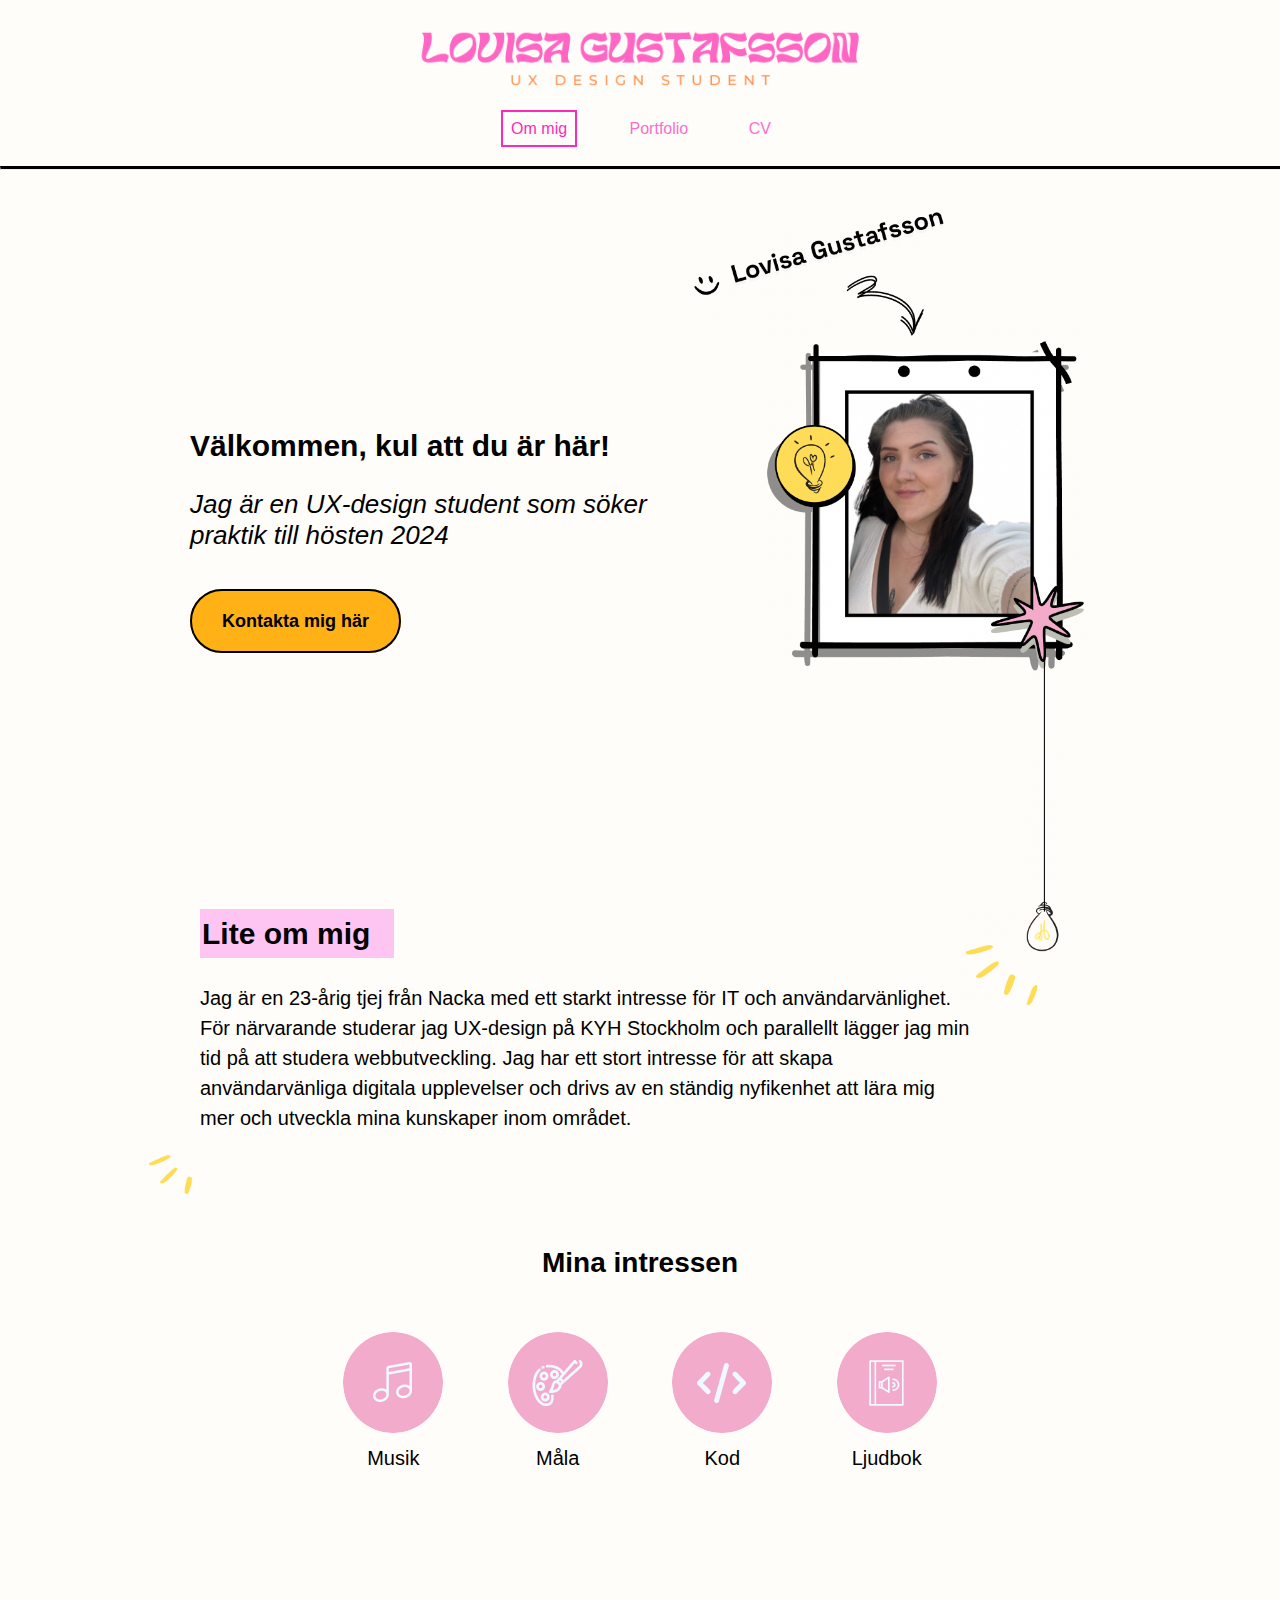
<file: index.html>
<!DOCTYPE html>
<html lang="sv">
<head>
  <meta charset="UTF-8">
  <meta name="viewport" content="width=device-width, initial-scale=1.0">
  <title>OM MIG</title>
  <link rel="stylesheet" href="style.css">
</head>
<body>
  <div class="logoname">
    <img src="2.png" alt="Logotyp">
</div>
  <!-- Övriga header-element -->
  <nav>
    <ul>
      <li><a href="index.html" class="current-page">Om mig</a></li>
      <li><a href="portfolio.html">Portfolio</a></li>
      <li><a href="cv.html">CV</a></li>
    </ul>
  </nav> 
  <hr>

  <!-- About Section -->
  <section class="containerabout">
    <div class="text-container">
      <h1>Välkommen, kul att du är här!</h1>
      <p>Jag är en UX-design student som söker praktik till hösten 2024</p>
      <a href="kontakt.html" class="button-link">Kontakta mig här</a>
    </div>
    <img src="profile.png" alt="Bildbeskrivning">
  </section>

  <!-- About Me Section -->
  <section class="aboutme">
    <img src="gulicon.png" alt="gul icon">
    <div class="text1-container">
      <h2>Lite om mig</h2>
      <p>Jag är en 23-årig tjej från Nacka med ett starkt intresse för IT och användarvänlighet. För närvarande studerar jag UX-design på KYH Stockholm och parallellt lägger jag min tid på att studera webbutveckling. Jag har ett stort intresse för att skapa användarvänliga digitala upplevelser och drivs av en ständig nyfikenhet att lära mig mer och utveckla mina kunskaper inom området.</p>
    </div>
  </section>
  <section class="intresse">
      <h2>Mina intressen</h2>
      <div class="circle">
        <img src="music.png" alt="Music Icon">
        <p>Musik</p>
      </div>
      <div class="circle">
        <img src="paint.png" alt="Paint Icon">
        <p>Måla</p>
      </div>
      <div class="circle">
        <img src="code.png" alt="Code Icon">
        <p>Kod</p>
      </div>
      <div class="circle">
        <img src="audiobook.png" alt="Audiobook Icon">
        <p>Ljudbok</p>
      </div>
      
  </section>
</body>
</html>
</file>
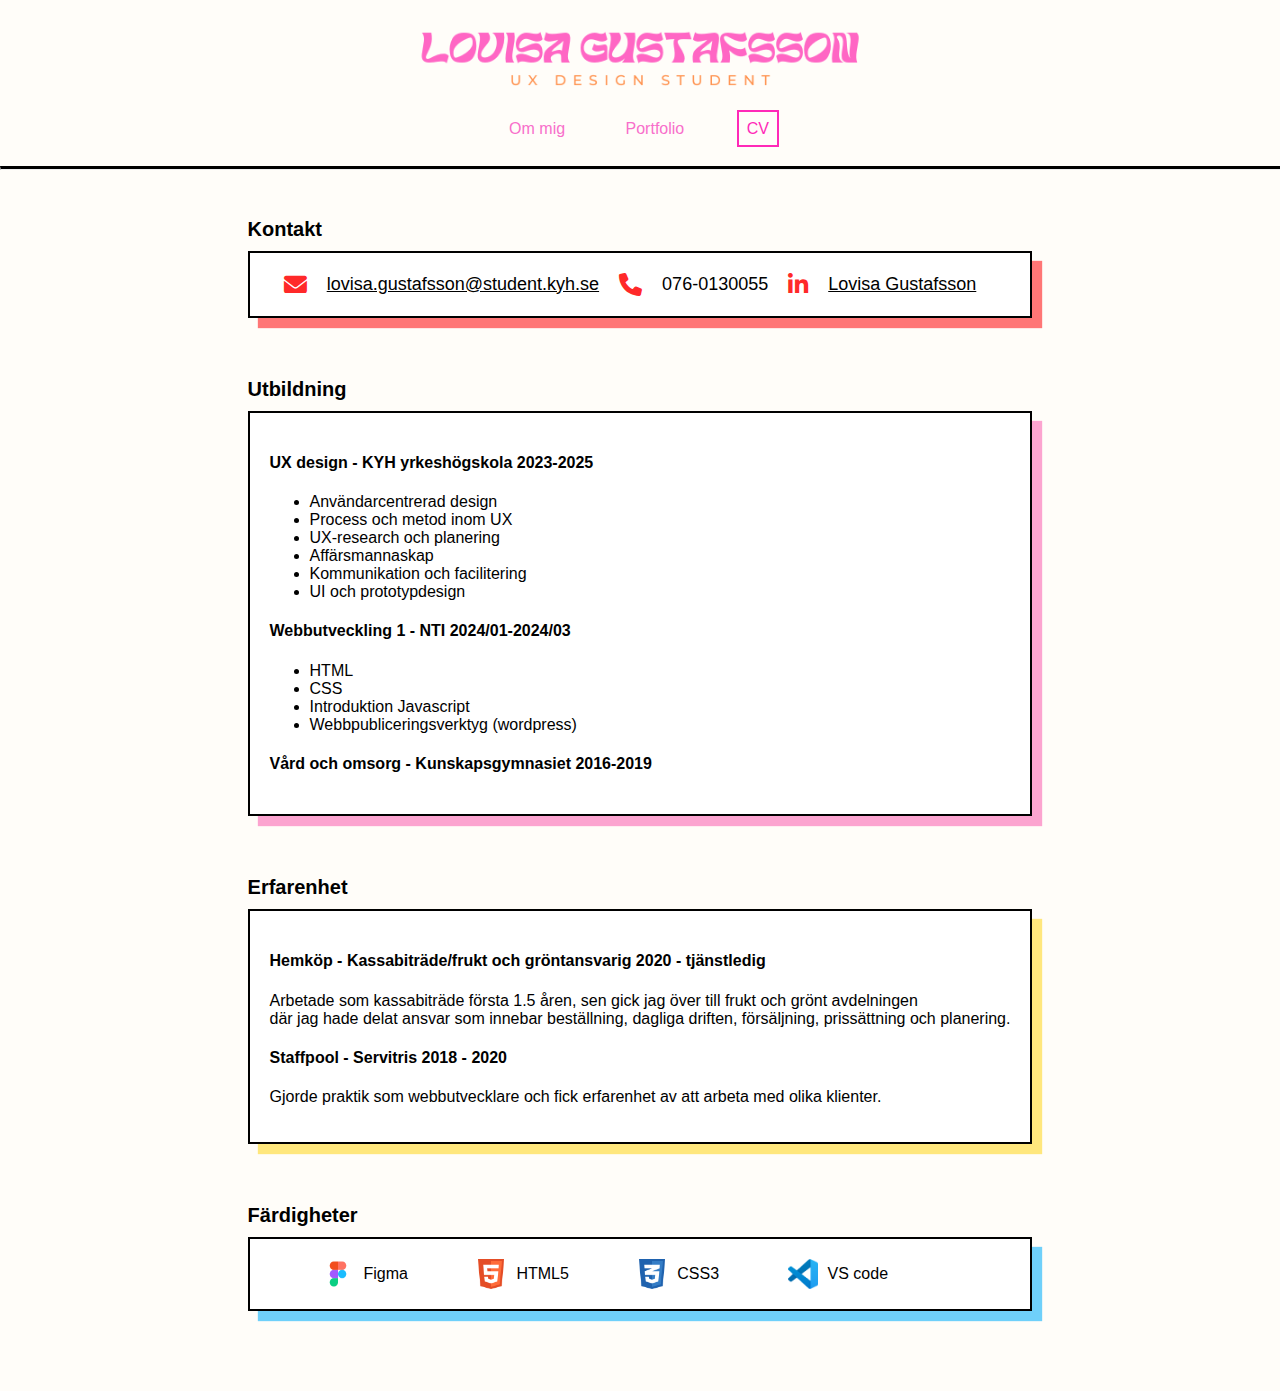
<file: cv.html>
<!DOCTYPE html>
<html lang="sv">
<head>
  <meta charset="UTF-8">
  <meta name="viewport" content="width=device-width, initial-scale=1.0">
  <title>MITT CV</title>
  <link rel="stylesheet" href="style.css">
  <link rel="stylesheet" href="https://cdnjs.cloudflare.com/ajax/libs/font-awesome/6.0.0-beta3/css/all.min.css">
</head>
<body>
    <div class="logoname">
    <img src="2.png" alt="Logotyp">
</div>
<!-- Övriga header-element -->
<nav>
    <ul>
        <li><a href="index.html">Om mig</a></li>
        <li><a href="portfolio.html">Portfolio</a></li>
        <li><a href="cv.html" class="current-page">CV</a></li>
    </ul>
</nav> 
<hr>

<div class="container">
    <header>
      <section class="contact">
        <h3>Kontakt</h3>
        <div class="contact-box">

            <i class="fas fa-envelope contact-info"></i>  <a href="mailto:lovisa.gustafsson@student.kyh.se" class="contact-info">lovisa.gustafsson@student.kyh.se</a>
            <i class="fas fa-phone contact-info"></i>  <span class="contact-info">076-0130055</span>
            <i class="fa-brands fa-linkedin-in contact-info"></i> <a href="https://www.linkedin.com/in/lovisa-gustafsson-616101175?utm_source=share&utm_campaign=share_via&utm_content=profile&utm_medium=ios_app" class="contact-info">Lovisa Gustafsson</a>
            
    </div>
    </section>
    </header>
  
    <section class="education">
        <h3>Utbildning</h3>
        <div class="education-box">
              <h4>UX design - KYH yrkeshögskola 2023-2025</h4>
              <ul>
                <li>Användarcentrerad design</li>
                <li>Process och metod inom UX</li>
                <li>UX-research och planering</li>
                <li>Affärsmannaskap</li>
                <li>Kommunikation och facilitering</li>
                <li>UI och prototypdesign</li>
              </ul>
              <h4>Webbutveckling 1 - NTI 2024/01-2024/03</h4>
              <ul>
                <li>HTML</li>
                <li>CSS</li>
                <li>Introduktion Javascript</li>
                <li>Webbpubliceringsverktyg (wordpress)</li>
              </ul>
              <h4>Vård och omsorg - Kunskapsgymnasiet 2016-2019</h4>
        </div>
      </section>
      
  
    <section class="experience">
      <h3>Erfarenhet</h3>
      <div class="experience-box">
      <article>
        <h4> Hemköp - Kassabiträde/frukt och gröntansvarig 2020 - tjänstledig</h4>
        <p>Arbetade som kassabiträde första 1.5 åren, sen gick jag över till frukt och grönt avdelningen <br>
        där jag hade delat ansvar som innebar beställning, dagliga driften, försäljning, prissättning och planering.</p>
      </article>
      <article>
        <h4>Staffpool - Servitris 2018 - 2020</h4>
        <p>Gjorde praktik som webbutvecklare och fick erfarenhet av att arbeta med olika klienter.</p>
      </article>
    </div>
    </section>
    <section class="skills">
      <h3>Färdigheter</h3>
      <div class="skills-box">
        <div class="skill-item">
            <img src="figma.png" alt="Logo 1" class="logo">
            <p>Figma</p>
        </div>
        <div class="skill-item">
            <img src="html.png" alt="Logo 2" class="logo">
            <p>HTML5</p>
        </div>
        <div class="skill-item">
            <img src="css1.png" alt="Logo 3" class="logo">
            <p>CSS3</p>
        </div>
        <div class="skill-item">
            <img src="vscode 2.png" alt="Logo 4" class="logo">
            <p>VS code</p>
        </div>
</section>
  </body>
  </html>

</div>
</body>
</html>
</file>
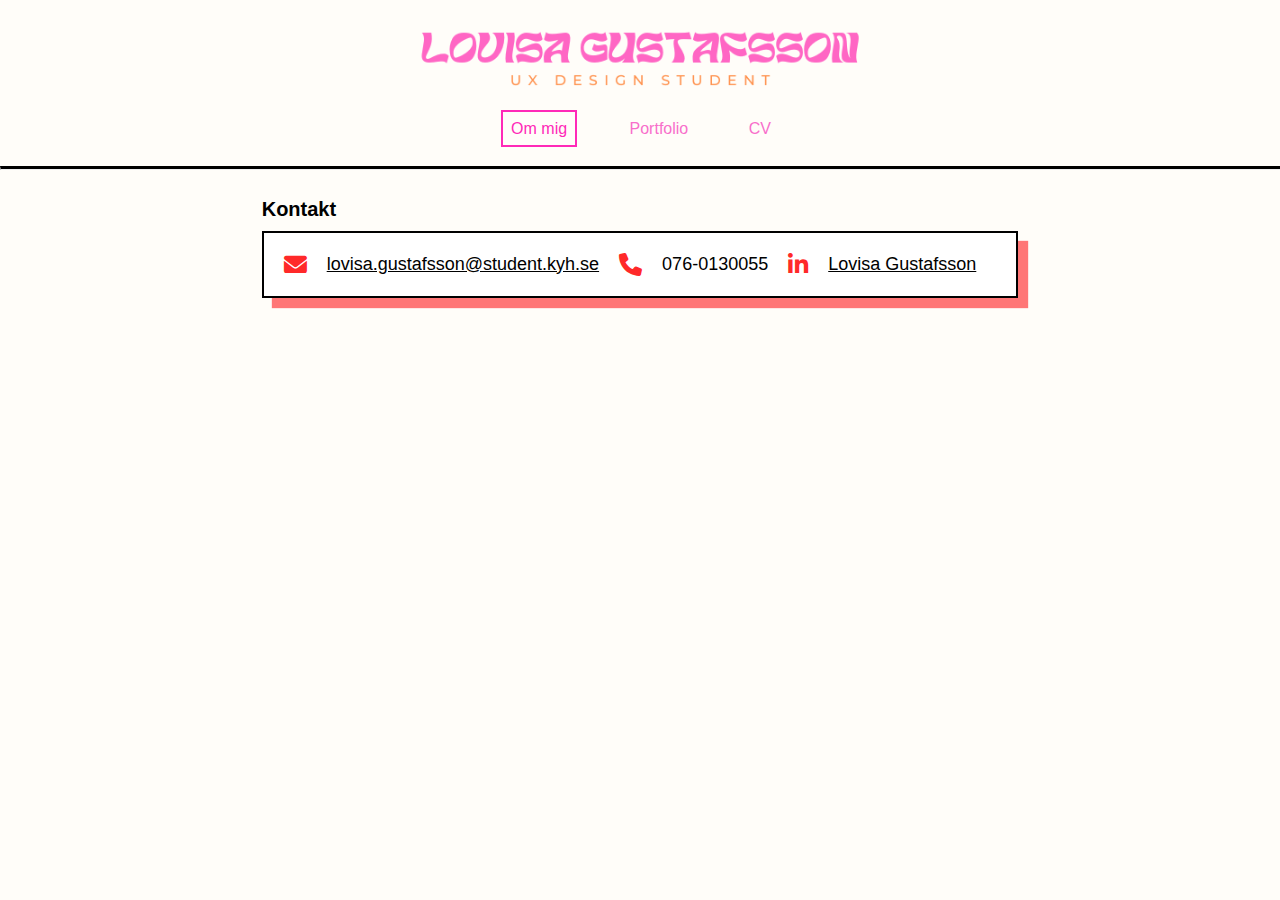
<file: kontakt.html>
<!DOCTYPE html>
<html lang="sv">
<head>
  <meta charset="UTF-8">
  <meta name="viewport" content="width=device-width, initial-scale=1.0">
  <title>OM MIG</title>
  <link rel="stylesheet" href="style.css">
  <link rel="stylesheet" href="https://cdnjs.cloudflare.com/ajax/libs/font-awesome/6.0.0-beta3/css/all.min.css">
</head>
<body>
    <div class="logoname">
        <img src="2.png" alt="Logotyp">
    </div>
<!-- Övriga header-element -->
<nav>
    <ul>
        <li><a href="index.html" class="current-page">Om mig</a></li>
        <li><a href="portfolio.html">Portfolio</a></li>
        <li><a href="cv.html">CV</a></li>
       
    </ul>
</nav> 
<hr>
<section class="contact">
    <h3>Kontakt</h3>
    <div class="contact-box">

        <i class="fas fa-envelope contact-info"></i>  <a href="mailto:lovisa.gustafsson@student.kyh.se" class="contact-info">lovisa.gustafsson@student.kyh.se</a>
        <i class="fas fa-phone contact-info"></i>  <span class="contact-info">076-0130055</span>
        <i class="fa-brands fa-linkedin-in contact-info"></i> <a href="https://www.linkedin.com/in/lovisa-gustafsson-616101175?utm_source=share&utm_campaign=share_via&utm_content=profile&utm_medium=ios_app" class="contact-info"> Lovisa Gustafsson</a>
        
</div>
</section>
</header>

</body>
</html>
</file>
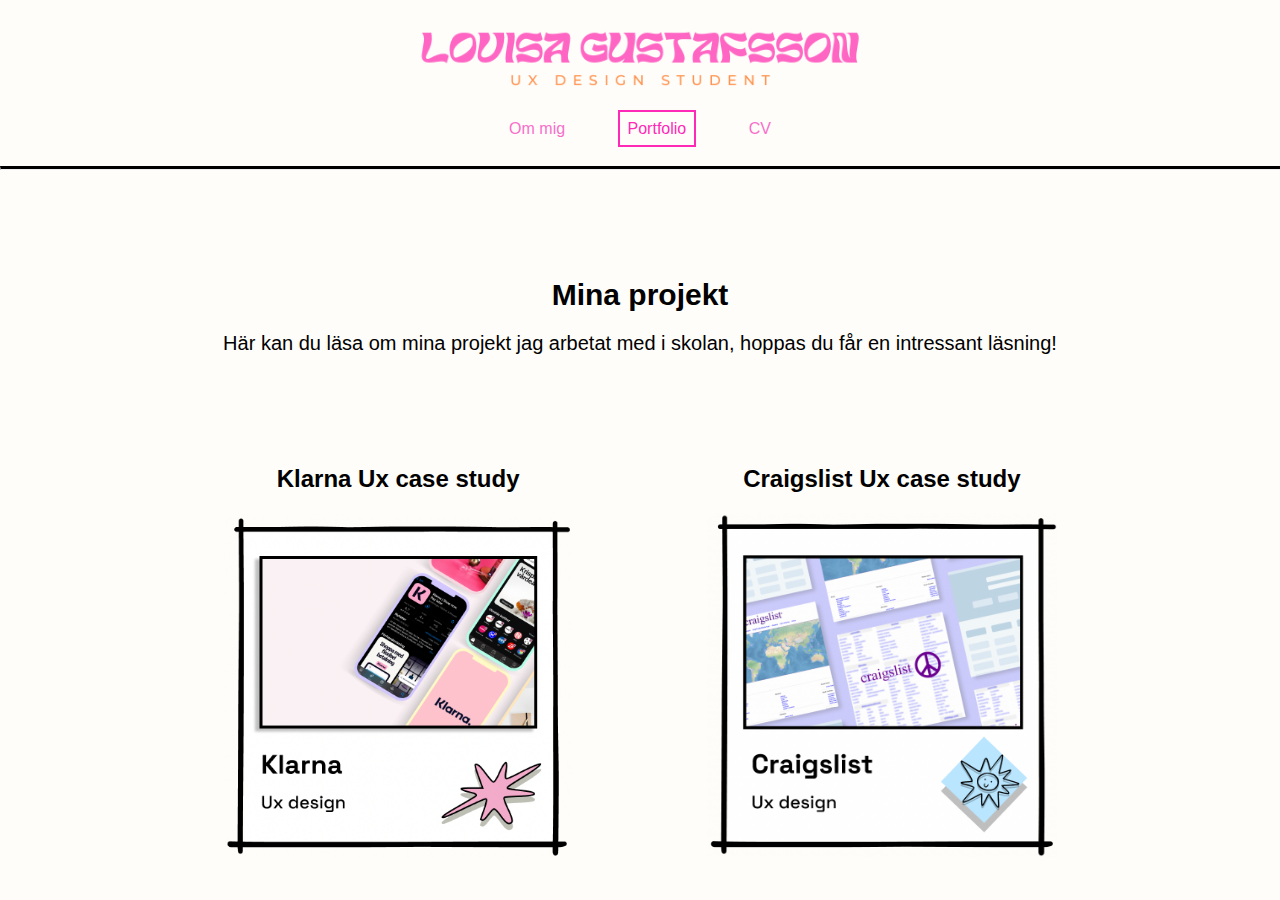
<file: portfolio.html>
<!DOCTYPE html>
<html lang="sv">
<head>
  <meta charset="UTF-8">
  <meta name="viewport" content="width=device-width, initial-scale=1.0">
  <title>OM MIG</title>
  <link rel="stylesheet" href="style.css">
</head>
<body>
    <div class="logoname">
        <img src="2.png" alt="Logotyp">
    </div>
  <!-- Övriga header-element -->
  <nav>
    <ul>
      <li><a href="index.html">Om mig</a></li>
      <li><a href="portfolio.html" class="current-page">Portfolio</a></li>
      <li><a href="cv.html">CV</a></li>
    </ul>
  </nav> 
  <hr>
  <section class="portfolio">
  <h1> Mina projekt</h1>
  <p>Här kan du läsa om mina projekt jag arbetat
 med i skolan, hoppas du får en intressant läsning! </p>

 <div class="project-container">
    <div class="project1">
        <h2>Klarna Ux case study</h2>
        <a href="klarna1.pdf" target="_blank">
            <img src="cvklarna.png" alt="Projekt 1">
        </a>
    </div>
    <div class="project2">
        <h2>Craigslist Ux case study</h2>
        <a href="cl1.pdf" target="_blank">
            <img src="cl2.png" alt="Projekt 2">
        </a>
    </div>
</div>

</div>
</section>
</body>
</html>
</file>
<file: style.css>
/* Body styling */
body {
    background-color: rgb(255, 253, 249); /* Bakgrundsfärg för hela sidan */
    background-size: cover; /* Täcker hela sidan med bakgrundsbilden */
    margin: 0; /* Eliminerar standardmarginaler för body-elementet */
    overflow: auto; /* Lägg till scrollbar vid behov */
    display: flex; /* Gör body till en flex-container */
    flex-direction: column; /* Lägg till flex-direction: column för att placera element i en kolumn */
    align-items: center; /* Centrerar innehållet vertikalt */
    height: 100vh; /* Sätter höjden på sidan till 100% av vyhöjden */
    font-family: 'Times New Roman', Times, serif; /* Times New Roman som fallback-font */
}

/* Styling för länken i rubriken */
nav ul li.current-page a {
    text-decoration: underline; /* Understrykning för den aktuella sidan */
}

/* Navigation styling */
nav {
    position: relative; /* Gör navigationsraden relativt positionerad för att hantera logotypens position */
}

nav ul {
    list-style-type: none; /* Tar bort standardlist-stilen för ul */
    margin: 0; /* Eliminerar standardmarginaler för ul-elementet */
    padding: 0; /* Eliminerar standardutfyllnad för ul-elementet */
}

nav ul li {
    display: inline-block; /* Gör varje listelement till en inline-block för att placera dem bredvid varandra */
    margin: 20px; /* Lägger till mellanrum mellan länkarna */
}

nav ul li a {
   
    color:#f86fcb; /* Sätter färgen på länktext till svart */
    text-decoration: none; /* Tar bort standard understrykning för länkar */
    padding: 8px; /* Lägger till utfyllnad runt länkarna */
}

nav ul li a:hover {
    border: 2px solid #f86fcb;
}
.logoname img {
    margin-top: 20px;
    width: 450px;
}
/* Main styling */
main {
    text-align: center; /* Centrerar texten i main */
}
hr {
    border-top: 3px solid #000000;
    width: 100%;
}
.current-page {
    color: #ff29b8;
    border: 2px solid #ff29b8; /* Lägg till kant runt den aktuella sidan */
}

/* Om mig sidan */
.containerabout {
    margin-top: 20px;
    max-width: 900px;
    margin: 0 auto;
    padding: 20px;
    display: flex;
    align-items: center;
    position: relative;
  }
  .text-container h1 {
    margin-top: -150px;
    font-size: 30px;
  }
  .text-container p {
    font-style: italic;
    font-size: 26px;
    margin-bottom: 60px;
  }
  
  .button-link {
    padding: 20px 30px; /* Lägg till padding för att definiera knappens storlek */
    background-color: #ffb115; /* Ange bakgrundsfärg för knappen */
    color: rgb(0, 0, 0); /* Ange textfärg för knappen */
    font-size: 18px;
    font-weight: bold;
    border: 2px solid;
    border-radius: 100px; /* Avrunda kanterna på knappen */
    cursor: pointer; /* Visa pekaren som en hand när användaren hovrar över knappen */
    text-decoration: none;
    white-space: nowrap; /* Förhindra att texten bryts över flera rader */
  }
  
  .button-link:hover {
    background-color: #fa9def; /* Ändra bakgrundsfärgen när användaren hovrar över knappen */
  }
  
  .containerabout img {
   width: 400px;
  }
  /* Lite om mig */
  .aboutme {
    display: flex;
    align-items: center;
    line-height: 1.5;
    max-width: 900px;
    margin: 0 auto;
    padding: 20px;
  }
  
  .aboutme img {
    margin-top: 90px;
    margin-left: -50px;
    width: 60px; /* Justera efter behov */
  }
  .aboutme h2 {
    border:2px solid #fec4f2; /* Ange stilen på linjen */
    width: 190px;
    background-color: #fec4f2;
  }
  .text1-container  {
    font-size: 20px;
    margin-top: -220px;
    margin-right: 120px;
    z-index: 1;
  }
  /* mina intressen */
  .circle {
    display: inline-block;
    text-align: center;
    margin: 30px;
  }
  .intresse h2 {
    font-size: 28px;
    text-align: center;
  }
  .circle img {
    width: 100px; /* Justera storleken efter behov */
    border-radius: 50%; /* Gör bilden rund */
  }
  
  .circle p {
    font-size: 20px;
    margin-top: 10px; /* Avstånd mellan ikon och text */
    margin-bottom: 100px;
  }
  
/* CV sidan */
body {
    font-family: Arial, sans-serif;
    margin: 0;
    padding: 0;
  }
  
  .container {
    max-width: 900px;
    margin: 0 auto;
    padding: 20px;
  }
  
  header h1 {
    font-size: 24px;
    margin-bottom: 10px;
  }
  
  header ul {
    list-style-type: none;
    margin: 0;
    padding: 0;
  }
  
  header ul li {
    margin-bottom: 5px;
  }
  
  section h3 {
    font-size: 20px;
    margin-bottom: 10px;
  }
  .education-box {
    background-color: white;
    border: 2px solid black;
    box-shadow: 10px 10px 1px rgb(252, 164, 208); /* Rosa skugga med full opacitet */
    padding: 20px;
    margin-bottom: 60px;
  }
  .education-box i {
    font-size: 22px;
    color: #f54de2;
  }
  .experience-box {
    background-color: white;
    border: 2px solid black;
    box-shadow: 10px 10px 1px rgb(255, 231, 125); /* Rosa skugga med full opacitet */
    padding: 20px;
    margin-bottom: 60px;
  }
  /* Styla ikonerna */
.contact-info {
    font-size: 18px; /* Justera ikonstorleken efter behov */
    color: #000000; /* Justera ikonfärgen efter behov */
    margin-right: 10px; /* Justera avståndet mellan ikonerna efter behov */
  }
  
  .contact-box {
    display: flex;
    align-items: center; /* Centrera elementen vertikalt */
    justify-content: center; /* Centrera elementen horisontellt */
    flex-wrap: wrap; /* Låt flexobjekten ombrytas vid behov */
    background-color: white;
    border: 2px solid black;
    box-shadow: 10px 10px 1px rgb(255, 118, 118); /* Rosa skugga med full opacitet */
    padding: 20px;
    margin-bottom: 60px;
  }
  
  .contact-box ul {
    list-style-type: none;
  }
  .contact-box i {
    color: #ff2929;
    font-size: 23px;
  }
  .contact-box ul ul {
    margin-top: 10px;
  }
  .contact-info {
    display: inline-flex; /* Använd Flexbox */
    align-items: center; /* Centrera vertikalt */
    margin-right: 20px; /* Lägg till marginal till höger för att separera elementen */
}
.skills-box {
    background-color: white;
    border: 2px solid black;
    box-shadow: 10px 10px 1px rgb(111, 208, 250); /* Rosa skugga med full opacitet */
    padding: 10px;
    margin-bottom: 60px;
    display: flex;
    align-items: center; /* Centrera elementen vertikalt */
    justify-content: center; /* Centrera elementen horisontellt */
    flex-wrap: wrap; /* Låt flexobjekten ombrytas vid behov */
}

.skill-item {
    display: flex;
    align-items: center; /* Centrera elementen vertikalt */
    margin-right: 9%; /* Lägg till procentuell marginal mellan varje logotyp och punkt */
}


.logo {
    width: 30px; /* Justera logotypens storlek efter behov */
    height: 30px;
    margin-right: 10px; /* Lägg till marginal till höger för att separera logon från texten */
}

/* portfolio */

.portfolio {
    max-width: 900px;
    margin: 0 auto;
    padding: 20px;
    margin-top: 60px;
    text-align: center;
}
.portfolio h1 {
    font-size: 30px;
}
.portfolio p {
    font-size: 20px;
}
.project-container {
    margin-top: 90px;
    flex-wrap: wrap;
    display: flex;
    justify-content: space-between; /* Placerar projekten med mellanrum mellan dem */
}
.project1 img {
    width: 350px;
    transition: transform 0.3s ease; /* Lägg till övergång för smidig förstoringsanimation */
}
.project2 img {
    width: 350px;
    transition: transform 0.3s ease; /* Lägg till övergång för smidig förstoringsanimation */
}
.project1 img:hover,
.project2 img:hover {
    transform: scale(1.1); /* Förstora bilden med 10% när man hovrar över den */
}
</file>
